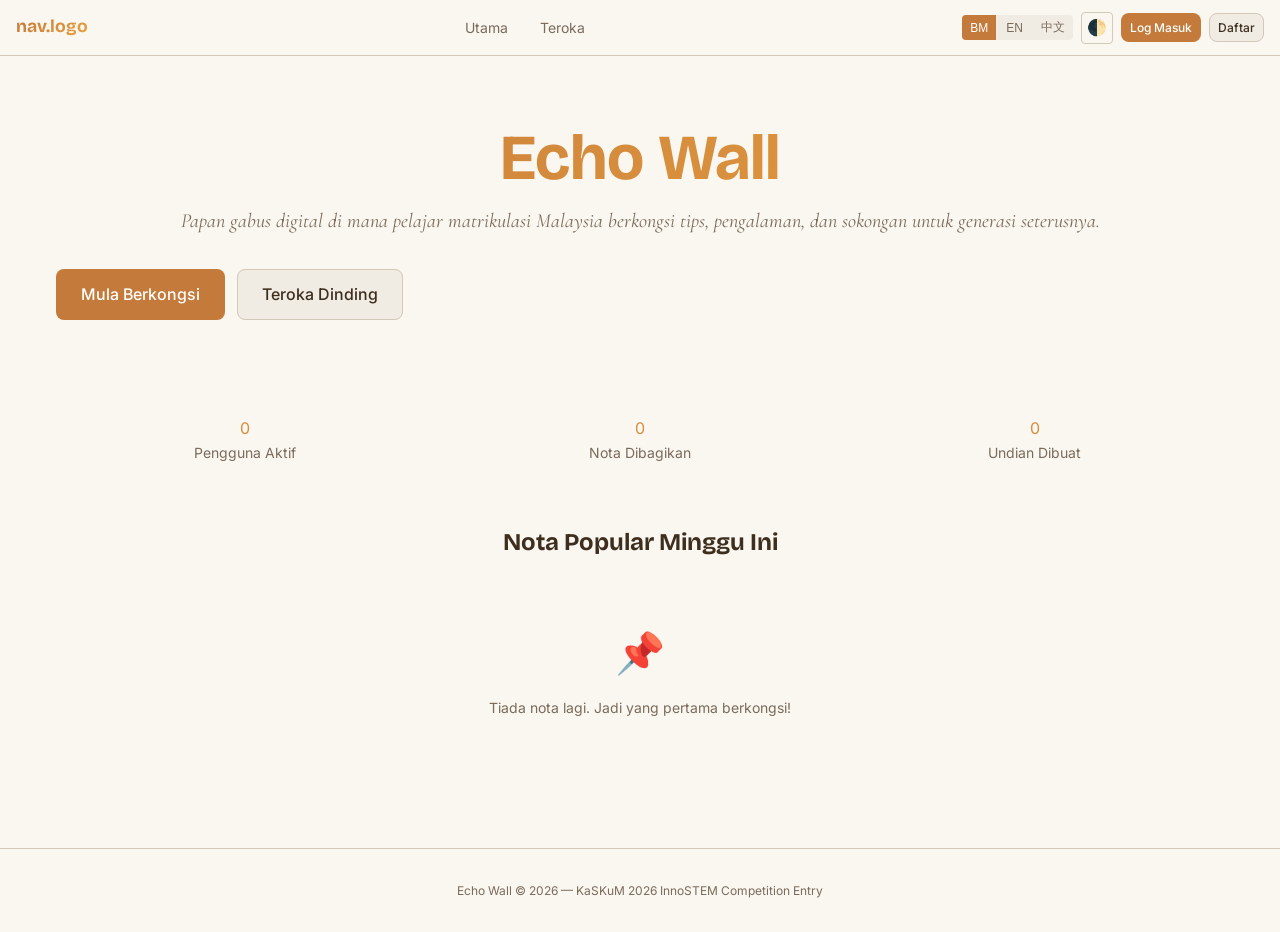
<file: echo-wall/index.html>
<!DOCTYPE html>
<html lang="ms">
<head>
  <meta charset="UTF-8" />
  <meta name="viewport" content="width=device-width, initial-scale=1.0" />
  <title data-i18n="nav.logo">Echo Wall</title>
  <link rel="icon" type="image/svg+xml" href="public/favicon.svg" />
  <link rel="preconnect" href="https://fonts.googleapis.com">
  <link rel="preconnect" href="https://fonts.gstatic.com" crossorigin>
  <link href="https://fonts.googleapis.com/css2?family=Cormorant+Garamond:ital,wght@0,300;0,400;0,600;0,700;1,300;1,400;1,600;1,700&family=Bricolage+Grotesque:opsz,wdth,wght@12..96,75..100,200..800&family=Inter:wght@400;500;600;700&display=swap" rel="stylesheet">
  <link rel="stylesheet" href="css/style.css">
</head>
<body>
  <div id="nav-target"></div>

  <div class="page-wrapper">
    <section class="hero">
      <div class="container">
        <h1 class="hero-title gradient-text" data-i18n="home.hero_title">Echo Wall</h1>
        <p class="hero-subtitle" data-i18n="home.hero_subtitle">
          A digital corkboard where Malaysian matriculation students share tips, experiences, and encouragement.
        </p>
        <div class="flex gap-3 justify-center mt-4">
          <a href="register.html" class="btn btn-primary btn-lg" data-i18n="home.cta_start">Start Sharing</a>
          <a href="explore.html" class="btn btn-secondary btn-lg" data-i18n="home.cta_explore">Explore Walls</a>
        </div>
      </div>
    </section>

    <!-- Stats -->
    <section class="container" style="padding: 2rem 1rem;">
      <div class="flex justify-between items-center" style="gap: 1rem; flex-wrap: wrap;" id="stats-row">
        <div class="text-center" style="flex: 1; min-width: 120px;">
          <div class="text-3xl font-bold gradient-text" id="stat-users">0</div>
          <div class="text-sm text-muted" data-i18n="home.stats_users">Active Users</div>
        </div>
        <div class="text-center" style="flex: 1; min-width: 120px;">
          <div class="text-3xl font-bold gradient-text" id="stat-notes">0</div>
          <div class="text-sm text-muted" data-i18n="home.stats_notes">Notes Shared</div>
        </div>
        <div class="text-center" style="flex: 1; min-width: 120px;">
          <div class="text-3xl font-bold gradient-text" id="stat-votes">0</div>
          <div class="text-sm text-muted" data-i18n="home.stats_votes">Votes Cast</div>
        </div>
      </div>
    </section>

    <!-- Hot Notes Preview -->
    <section class="container" style="padding: 2rem 1rem;">
      <h2 class="text-center mb-4" data-i18n="home.hot_notes">Hot Notes This Week</h2>
      <div class="notes-grid" id="hot-notes-grid">
        <!-- Populated by JS -->
      </div>
      <div class="empty-state" id="no-hot-notes">
        <div class="empty-state-icon">📌</div>
        <div class="empty-state-text" data-i18n="wall.no_notes">No notes yet. Be the first to share!</div>
      </div>
    </section>

    <footer class="footer">
      <p>Echo Wall &copy; 2026 — KaSKuM 2026 InnoSTEM Competition Entry</p>
    </footer>
  </div>

  <div class="toast-container"></div>

  <script src="js/i18n.js"></script>
  <script src="js/auth.js"></script>
  <script src="js/notes.js"></script>
  <script src="js/votes.js"></script>
  <script src="js/bookmarks.js"></script>
  <script src="js/comments.js"></script>
  <script src="js/feedback.js"></script>
  <script src="js/app.js"></script>
  <script>
    // Load hot notes on home page
    document.addEventListener('DOMContentLoaded', () => {
      // Init shared UI
      App.init();

      // Update stats
      const notes = Notes.getAll().filter(n => !n.isHidden);
      const users = Auth.getUsers();
      const votes = Votes.getAll();

      document.getElementById('stat-users').textContent = users.length;
      document.getElementById('stat-notes').textContent = notes.length;
      document.getElementById('stat-votes').textContent = votes.length;

      // Show hot notes (sorted by vote count)
      const hot = Notes.sortBy(notes, 'hot').slice(0, 6);
      const grid = document.getElementById('hot-notes-grid');
      const empty = document.getElementById('no-hot-notes');

      if (hot.length === 0) {
        grid.classList.add('hidden');
        empty.classList.remove('hidden');
      } else {
        grid.classList.remove('hidden');
        empty.classList.add('hidden');
        hot.forEach(note => {
          grid.appendChild(createNoteCard(note));
        });
      }

      // Re-apply i18n after dynamic content
      setTimeout(() => I18n.apply(), 100);
    });

    /** Create a note card element */
    function createNoteCard(note) {
      const t = I18n.t.bind(I18n);
      const card = document.createElement('div');
      card.className = 'note-card note-fly-in';
      card.style.setProperty('--rotation', note.rotation + 'deg');
      card.style.transform = `rotate(${note.rotation}deg)`;
      card.style.left = note.posX + '%';
      card.style.top = note.posY + '%';

      const author = note.isAnonymous
        ? (note.namaSamaran || t('wall.anonymous_name'))
        : note.userId || '?';

      const timeAgo = getTimeAgo(note.createdAt);
      const catClass = 'cat-' + note.kategori;
      const catLabel = t('wall.categories.' + note.kategori, note.kategori);

      const isBookmarked = Auth.isLoggedIn()
        && Bookmarks.isBookmarked(note.id, Auth.getSession().id);

      card.innerHTML = `
        <div class="note-pin"></div>
        <div class="note-content">${escapeHtml(note.konten)}</div>
        <div class="note-meta">
          <div class="flex gap-1 items-center">
            <span class="note-category-badge ${catClass}">${catLabel}</span>
            <span class="text-xs text-muted">${author}</span>
          </div>
          <div class="flex gap-1 items-center">
            <span class="note-votes">▲${note.upvotes} ▼${note.downvotes}</span>
            <button class="note-bookmark-btn ${isBookmarked ? 'bookmarked' : ''}" data-note-id="${note.id}" title="${t('note_detail.bookmark')}">
              ${isBookmarked ? '★' : '☆'}
            </button>
          </div>
        </div>
        <div class="text-xs text-muted" style="margin-top:4px;text-align:right;">${timeAgo}</div>
      `;

      // Bookmark handler
      const bmBtn = card.querySelector('.note-bookmark-btn');
      bmBtn.addEventListener('click', (e) => {
        e.stopPropagation();
        if (!Auth.isLoggedIn()) {
          App.showToast(t('common.error', 'Please login first.'));
          return;
        }
        const nowBookmarked = Bookmarks.toggle(note.id, Auth.getSession().id);
        bmBtn.textContent = nowBookmarked ? '★' : '☆';
        bmBtn.classList.toggle('bookmarked', nowBookmarked);
      });

      return card;
    }

    function escapeHtml(str) {
      const div = document.createElement('div');
      div.textContent = str;
      return div.innerHTML;
    }

    function getTimeAgo(dateStr) {
      const diff = Date.now() - new Date(dateStr).getTime();
      const hours = Math.floor(diff / 3600000);
      const days = Math.floor(hours / 24);
      if (days > 0) return days + 'd';
      if (hours > 0) return hours + 'h';
      return '<1h';
    }
  </script>
</body>
</html>
</file>
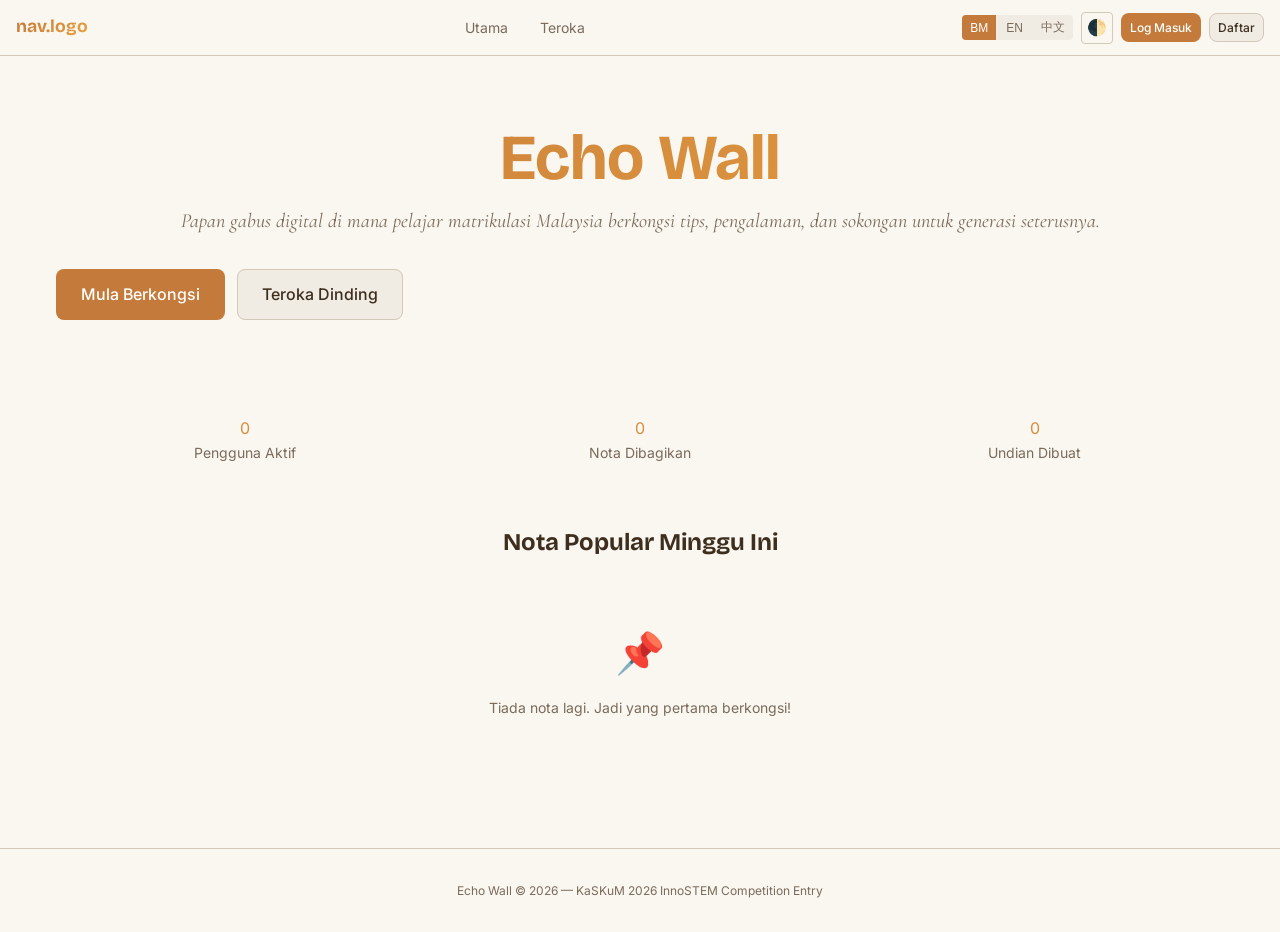
<file: echo-wall/admin.html>
<!DOCTYPE html>
<html lang="ms">
<head>
  <meta charset="UTF-8" />
  <meta name="viewport" content="width=device-width, initial-scale=1.0" />
  <title data-i18n="admin.title">Papan Pemuka Admin</title>
  <link rel="preconnect" href="https://fonts.googleapis.com">
  <link rel="preconnect" href="https://fonts.gstatic.com" crossorigin>
  <link href="https://fonts.googleapis.com/css2?family=Cormorant+Garamond:ital,wght@0,300;0,400;0,600;0,700;1,300;1,400;1,600;1,700&family=Bricolage+Grotesque:opsz,wdth,wght@12..96,75..100,200..800&family=Inter:wght@400;500;600;700&display=swap" rel="stylesheet">
  <link rel="stylesheet" href="css/style.css">
</head>
<body>
  <div id="nav-target"></div>

  <div class="page-wrapper">
    <div class="container" style="padding: 2rem 1rem;">
      <h2 class="text-center mb-4" data-i18n="admin.title">Papan Pemuka Admin</h2>

      <!-- Stats Cards -->
      <div class="flex gap-3" style="flex-wrap: wrap; margin-bottom: 2rem;">
        <div class="card text-center" style="flex: 1; min-width: 150px;">
          <div class="text-3xl font-bold gradient-text" id="admin-total-notes">0</div>
          <div class="text-sm text-muted" data-i18n="admin.total_notes">Jumlah Nota</div>
        </div>
        <div class="card text-center" style="flex: 1; min-width: 150px;">
          <div class="text-3xl font-bold gradient-text" id="admin-total-users">0</div>
          <div class="text-sm text-muted" data-i18n="admin.total_users">Jumlah Pengguna</div>
        </div>
        <div class="card text-center" style="flex: 1; min-width: 150px;">
          <div class="text-3xl font-bold gradient-text" id="admin-total-votes">0</div>
          <div class="text-sm text-muted" data-i18n="admin.total_votes">Jumlah Undian</div>
        </div>
      </div>

      <!-- Notes Management Table -->
      <h3 class="mb-3" data-i18n="admin.recent_notes">Nota Terkini</h3>
      <div class="card" style="overflow-x: auto;">
        <table style="width: 100%; border-collapse: collapse; font-size: 0.85rem;">
          <thead>
            <tr style="border-bottom: 2px solid var(--border); text-align: left;">
              <th style="padding: 0.5rem;">Kandungan</th>
              <th style="padding: 0.5rem;">Kategori</th>
              <th style="padding: 0.5rem;">Undi</th>
              <th style="padding: 0.5rem;">Tarikh</th>
              <th style="padding: 0.5rem;">Tindakan</th>
            </tr>
          </thead>
          <tbody id="admin-table-body">
            <!-- Populated by JS -->
          </tbody>
        </table>
        <div class="empty-state" id="admin-empty" style="display: none;">
          <div class="empty-state-text" data-i18n="admin.no_notes">Tiada nota untuk diurus.</div>
        </div>
      </div>
    </div>
  </div>

  <div class="toast-container"></div>

  <script src="js/i18n.js"></script>
  <script src="js/auth.js"></script>
  <script src="js/notes.js"></script>
  <script src="js/votes.js"></script>
  <script src="js/app.js"></script>
  <script>
    document.addEventListener('DOMContentLoaded', () => {
      App.init();

      // Guard: only admin can access
      if (!Auth.isLoggedIn() || !Auth.isAdmin()) {
        window.location.href = 'index.html';
        return;
      }

      const t = I18n.t.bind(I18n);

      // Stats
      const notes = Notes.getAll().filter(n => !n.isHidden);
      document.getElementById('admin-total-notes').textContent = notes.length;
      document.getElementById('admin-total-users').textContent = Auth.getUsers().length;
      document.getElementById('admin-total-votes').textContent = Votes.getAll().length;

      // Table
      const tbody = document.getElementById('admin-table-body');
      const empty = document.getElementById('admin-empty');

      const sorted = [...notes].sort((a, b) => new Date(b.createdAt) - new Date(a.createdAt));

      if (sorted.length === 0) {
        empty.style.display = 'block';
      } else {
        sorted.forEach(note => {
          const tr = document.createElement('tr');
          tr.style.borderBottom = '1px solid var(--border)';
          tr.innerHTML = `
            <td style="padding: 0.5rem; max-width: 200px; overflow: hidden; text-overflow: ellipsis; white-space: nowrap;" title="${escapeHtml(note.konten)}">
              ${escapeHtml(note.konten.slice(0, 60))}${note.konten.length > 60 ? '...' : ''}
            </td>
            <td style="padding: 0.5rem;"><span class="note-category-badge cat-${note.kategori}">${note.kategori}</span></td>
            <td style="padding: 0.5rem;">▲${note.upvotes} ▼${note.downvotes}</td>
            <td style="padding: 0.5rem; color: var(--fg-muted); font-size: 0.75rem;">${new Date(note.createdAt).toLocaleDateString()}</td>
            <td style="padding: 0.5rem;">
              <button class="btn btn-sm btn-secondary admin-hide" data-note-id="${note.id}" style="margin-right: 4px;">${t('admin.hide')}</button>
              <button class="btn btn-sm btn-danger admin-delete" data-note-id="${note.id}">${t('admin.delete')}</button>
            </td>
          `;
          tbody.appendChild(tr);
        });

        // Hide buttons
        document.querySelectorAll('.admin-hide').forEach(btn => {
          btn.addEventListener('click', () => {
            if (confirm(t('admin.confirm_hide'))) {
              Notes.hide(btn.dataset.noteId);
              location.reload();
            }
          });
        });

        // Delete buttons
        document.querySelectorAll('.admin-delete').forEach(btn => {
          btn.addEventListener('click', () => {
            if (confirm(t('admin.confirm_delete'))) {
              Notes.delete(btn.dataset.noteId);
              location.reload();
            }
          });
        });
      }
    });

    function escapeHtml(str) {
      const div = document.createElement('div');
      div.textContent = str;
      return div.innerHTML;
    }
  </script>
</body>
</html>
</file>
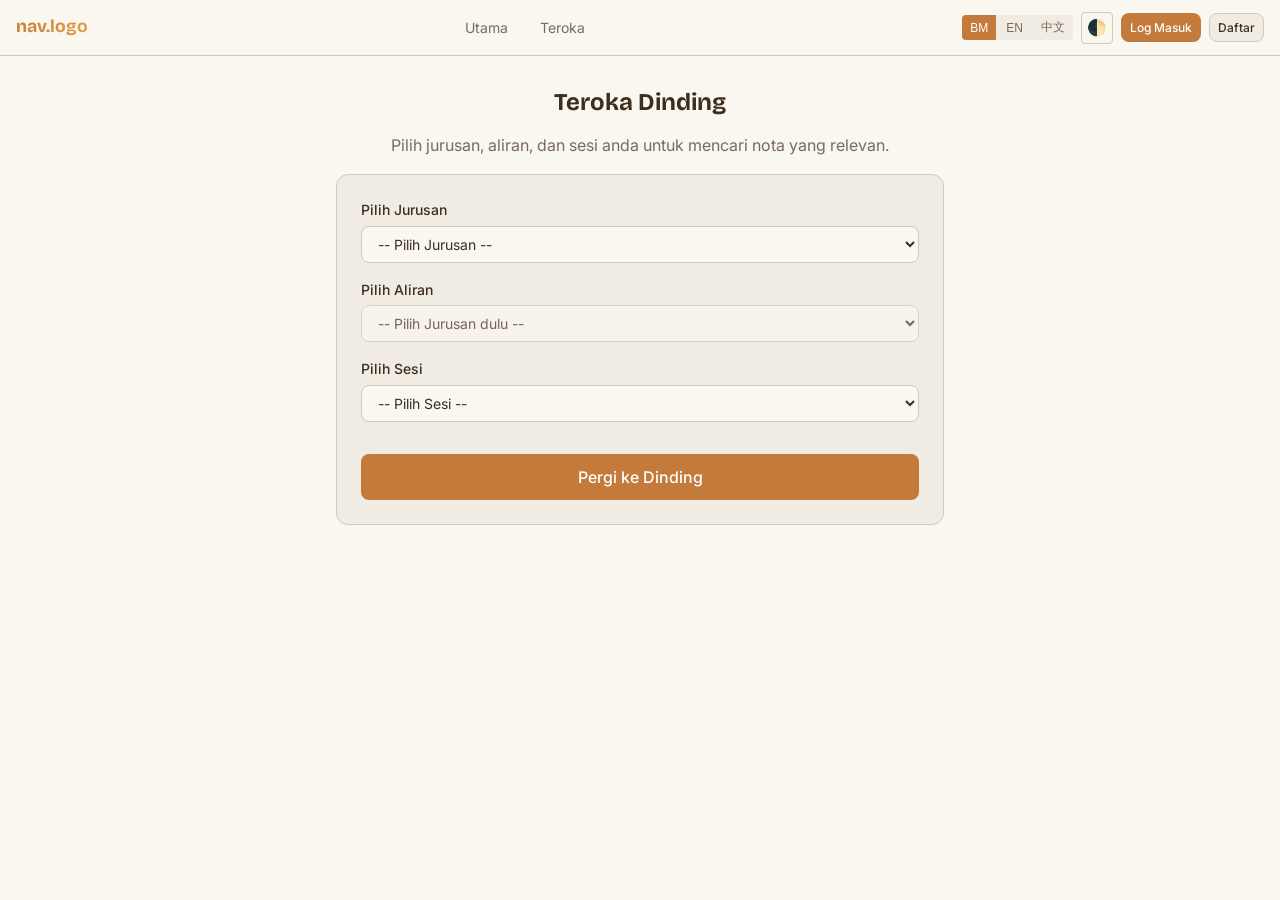
<file: echo-wall/explore.html>
<!DOCTYPE html>
<html lang="ms">
<head>
  <meta charset="UTF-8" />
  <meta name="viewport" content="width=device-width, initial-scale=1.0" />
  <title data-i18n="explore.title">Teroka Dinding</title>
  <link rel="preconnect" href="https://fonts.googleapis.com">
  <link rel="preconnect" href="https://fonts.gstatic.com" crossorigin>
  <link href="https://fonts.googleapis.com/css2?family=Cormorant+Garamond:ital,wght@0,300;0,400;0,600;0,700;1,300;1,400;1,600;1,700&family=Bricolage+Grotesque:opsz,wdth,wght@12..96,75..100,200..800&family=Inter:wght@400;500;600;700&display=swap" rel="stylesheet">
  <link rel="stylesheet" href="css/style.css">
</head>
<body>
  <div id="nav-target"></div>

  <div class="page-wrapper">
    <div class="container-narrow" style="padding: 2rem 1rem;">
      <h2 class="text-center mb-4" data-i18n="explore.title">Teroka Dinding</h2>
      <p class="text-center text-muted mb-4" data-i18n="explore.subtitle">
        Pilih jurusan, aliran, dan sesi anda untuk mencari nota yang relevan.
      </p>

      <div class="card">
        <div class="form-group">
          <label class="form-label" data-i18n="explore.select_jurusan">Pilih Jurusan</label>
          <select class="form-select" id="explore-jurusan">
            <option value="">-- Pilih Jurusan --</option>
            <option value="sains">Sains</option>
            <option value="sains-komputer">Sains Komputer</option>
            <option value="kejuruteraan">Kejuruteraan</option>
            <option value="perakaunan">Perakaunan</option>
          </select>
        </div>

        <div class="form-group">
          <label class="form-label" data-i18n="explore.select_aliran">Pilih Aliran</label>
          <select class="form-select" id="explore-aliran" disabled>
            <option value="">-- Pilih Jurusan dulu --</option>
          </select>
        </div>

        <div class="form-group">
          <label class="form-label" data-i18n="explore.select_sesi">Pilih Sesi</label>
          <select class="form-select" id="explore-sesi">
            <option value="">-- Pilih Sesi --</option>
            <option value="2024-2025">2024/2025</option>
            <option value="2025-2026">2025/2026</option>
            <option value="2026-2027">2026/2027</option>
          </select>
        </div>

        <button class="btn btn-primary btn-block btn-lg mt-4" id="btn-go-wall" disabled data-i18n="explore.go_to_wall">
          Pergi ke Dinding
        </button>
      </div>
    </div>
  </div>

  <div class="toast-container"></div>

  <script src="js/i18n.js"></script>
  <script src="js/auth.js"></script>
  <script src="js/app.js"></script>
  <script>
    const JURUSAN_ALIRAN = {
      'sains': [
        { value: 'sains-hayat', label: 'Sains Hayat' },
        { value: 'sains-fizikal', label: 'Sains Fizikal' },
        { value: 'sains-teknologi', label: 'Sains Teknologi' }
      ],
      'sains-komputer': [
        { value: 'sains-komputer', label: 'Sains Komputer' }
      ],
      'kejuruteraan': [
        { value: 'asas-kejuruteraan', label: 'Asas Kejuruteraan' },
        { value: 'kejuruteraan-awam', label: 'Kejuruteraan Awam' },
        { value: 'kejuruteraan-elektrik', label: 'Kejuruteraan Elektrik & Elektronik' },
        { value: 'kejuruteraan-mekanikal', label: 'Kejuruteraan Mekanikal' }
      ],
      'perakaunan': [
        { value: 'perakaunan', label: 'Perakaunan' },
        { value: 'perakaunan-profesional', label: 'Perakaunan Profesional (JPPro)' }
      ]
    };

    document.addEventListener('DOMContentLoaded', () => {
      App.init();

      const jurusanSel = document.getElementById('explore-jurusan');
      const aliranSel = document.getElementById('explore-aliran');
      const sesiSel = document.getElementById('explore-sesi');
      const goBtn = document.getElementById('btn-go-wall');

      jurusanSel.addEventListener('change', () => {
        const j = jurusanSel.value;
        aliranSel.innerHTML = '<option value="">-- Pilih Aliran --</option>';

        if (j && JURUSAN_ALIRAN[j]) {
          aliranSel.disabled = false;
          JURUSAN_ALIRAN[j].forEach(a => {
            const opt = document.createElement('option');
            opt.value = a.value;
            opt.textContent = a.label;
            aliranSel.appendChild(opt);
          });
        } else {
          aliranSel.disabled = true;
        }
        checkReady();
      });

      aliranSel.addEventListener('change', checkReady);
      sesiSel.addEventListener('change', checkReady);

      function checkReady() {
        goBtn.disabled = !jurusanSel.value || !aliranSel.value || !sesiSel.value;
      }

      goBtn.addEventListener('click', () => {
        const j = jurusanSel.value;
        const a = aliranSel.value;
        const s = sesiSel.value;
        window.location.href = `wall.html?jurusan=${j}&aliran=${a}&sesi=${s}`;
      });
    });
  </script>
</body>
</html>
</file>
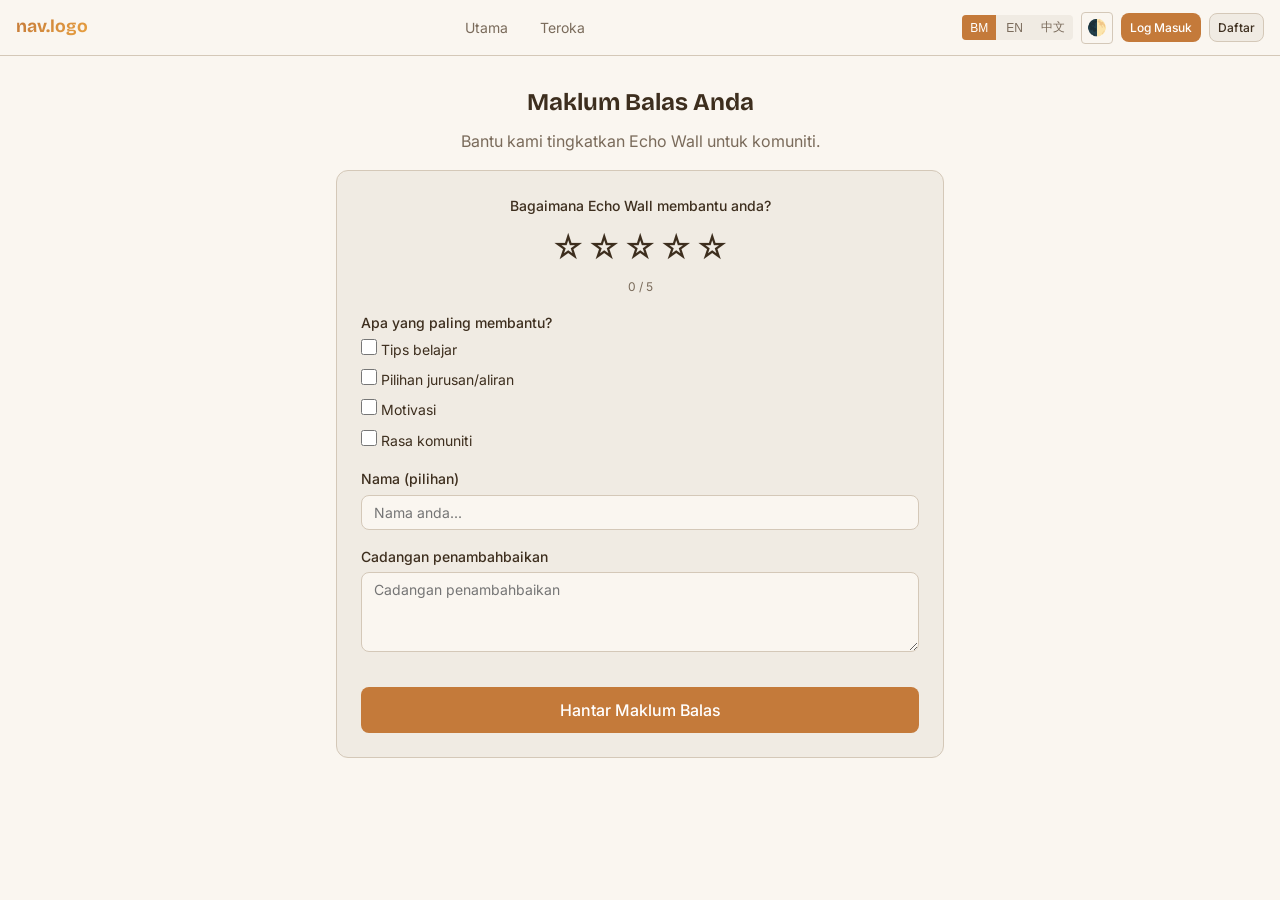
<file: echo-wall/feedback.html>
<!DOCTYPE html>
<html lang="ms">
<head>
  <meta charset="UTF-8" />
  <meta name="viewport" content="width=device-width, initial-scale=1.0" />
  <title data-i18n="feedback.title">Maklum Balas</title>
  <link rel="preconnect" href="https://fonts.googleapis.com">
  <link rel="preconnect" href="https://fonts.gstatic.com" crossorigin>
  <link href="https://fonts.googleapis.com/css2?family=Cormorant+Garamond:ital,wght@0,300;0,400;0,600;0,700;1,300;1,400;1,600;1,700&family=Bricolage+Grotesque:opsz,wdth,wght@12..96,75..100,200..800&family=Inter:wght@400;500;600;700&display=swap" rel="stylesheet">
  <link rel="stylesheet" href="css/style.css">
</head>
<body>
  <div id="nav-target"></div>

  <div class="page-wrapper">
    <div class="container-narrow" style="padding: 2rem 1rem;">
      <div id="feedback-form-view">
        <h2 class="text-center mb-3" data-i18n="feedback.title">Maklum Balas Anda</h2>
        <p class="text-center text-muted mb-4" data-i18n="feedback.subtitle">
          Bantu kami tingkatkan Echo Wall untuk komuniti.
        </p>

        <div class="card">
          <!-- Star Rating -->
          <div class="form-group text-center">
            <label class="form-label" data-i18n="feedback.rating">Bagaimana Echo Wall membantu anda?</label>
            <div class="star-rating" id="star-rating" style="font-size: 2rem; cursor: pointer; display: inline-flex; gap: 4px;">
              <span data-rating="1">☆</span>
              <span data-rating="2">☆</span>
              <span data-rating="3">☆</span>
              <span data-rating="4">☆</span>
              <span data-rating="5">☆</span>
            </div>
            <div class="form-hint text-center" id="rating-label">0 / 5</div>
          </div>

          <!-- What helped (multi-select) -->
          <div class="form-group">
            <label class="form-label" data-i18n="feedback.what_helped">Apa yang paling membantu?</label>
            <div class="checkbox-group" style="flex-direction: column; align-items: flex-start; gap: 0.5rem;">
              <label style="font-size: 0.875rem;"><input type="checkbox" value="tips-belajar"> <span data-i18n="feedback.tips_belajar">Tips belajar</span></label>
              <label style="font-size: 0.875rem;"><input type="checkbox" value="jurusan-choice"> <span data-i18n="feedback.jurusan_choice">Pilihan jurusan/aliran</span></label>
              <label style="font-size: 0.875rem;"><input type="checkbox" value="motivation"> <span data-i18n="feedback.motivation">Motivasi</span></label>
              <label style="font-size: 0.875rem;"><input type="checkbox" value="community"> <span data-i18n="feedback.community">Rasa komuniti</span></label>
            </div>
          </div>

          <!-- Name (optional) -->
          <div class="form-group">
            <label class="form-label">Nama (pilihan)</label>
            <input type="text" class="form-input" id="fb-nama" placeholder="Nama anda...">
          </div>

          <!-- Suggestion -->
          <div class="form-group">
            <label class="form-label" data-i18n="feedback.suggestion">Cadangan penambahbaikan</label>
            <textarea class="form-textarea" id="fb-suggestion" rows="3"
                      data-i18n-placeholder="feedback.suggestion"
                      placeholder="Cadangan anda..."></textarea>
          </div>

          <button class="btn btn-primary btn-block btn-lg mt-3" id="btn-submit-feedback" data-i18n="feedback.submit">
            Hantar Maklum Balas
          </button>
        </div>
      </div>

      <!-- Thank you view (hidden by default) -->
      <div id="feedback-thanks" class="card text-center hidden" style="padding: 3rem 1.5rem; margin-top: 2rem;">
        <div style="font-size: 3rem; margin-bottom: 1rem;">🎉</div>
        <h2 data-i18n="feedback.submitted">Terima kasih atas maklum balas anda!</h2>
        <p class="text-muted mt-2" data-i18n="feedback.submitted_msg">
          Masukan anda membantu menjadikan Echo Wall lebih baik untuk semua.
        </p>
        <a href="index.html" class="btn btn-primary mt-4" data-i18n="feedback.back_home">Kembali ke Utama</a>
      </div>
    </div>
  </div>

  <div class="toast-container"></div>

  <script src="js/i18n.js"></script>
  <script src="js/auth.js"></script>
  <script src="js/feedback.js"></script>
  <script src="js/app.js"></script>
  <script>
    let selectedRating = 0;

    document.addEventListener('DOMContentLoaded', () => {
      App.init();

      // Star rating
      const stars = document.querySelectorAll('#star-rating span');
      const ratingLabel = document.getElementById('rating-label');

      stars.forEach(star => {
        star.addEventListener('mouseenter', () => {
          const rating = parseInt(star.dataset.rating);
          highlightStars(rating);
        });

        star.addEventListener('click', () => {
          selectedRating = parseInt(star.dataset.rating);
          highlightStars(selectedRating);
          ratingLabel.textContent = selectedRating + ' / 5';
        });
      });

      document.getElementById('star-rating').addEventListener('mouseleave', () => {
        highlightStars(selectedRating);
      });

      function highlightStars(rating) {
        stars.forEach(s => {
          const r = parseInt(s.dataset.rating);
          s.textContent = r <= rating ? '★' : '☆';
          s.style.color = r <= rating ? '#f59e0b' : '';
        });
      }

      // Submit
      document.getElementById('btn-submit-feedback').addEventListener('click', () => {
        if (selectedRating === 0) {
          App.showToast('Sila pilih bintang terlebih dahulu.');
          return;
        }

        const checkboxes = document.querySelectorAll('#feedback-form-view input[type="checkbox"]:checked');
        const pilihan = Array.from(checkboxes).map(cb => cb.value);

        Feedback.submit({
          nama: document.getElementById('fb-nama').value.trim(),
          rating: selectedRating,
          pilihan,
          cadangan: document.getElementById('fb-suggestion').value.trim(),
          userId: Auth.getSession()?.id || ''
        });

        // Show thank you
        document.getElementById('feedback-form-view').classList.add('hidden');
        document.getElementById('feedback-thanks').classList.remove('hidden');
      });
    });
  </script>
</body>
</html>
</file>
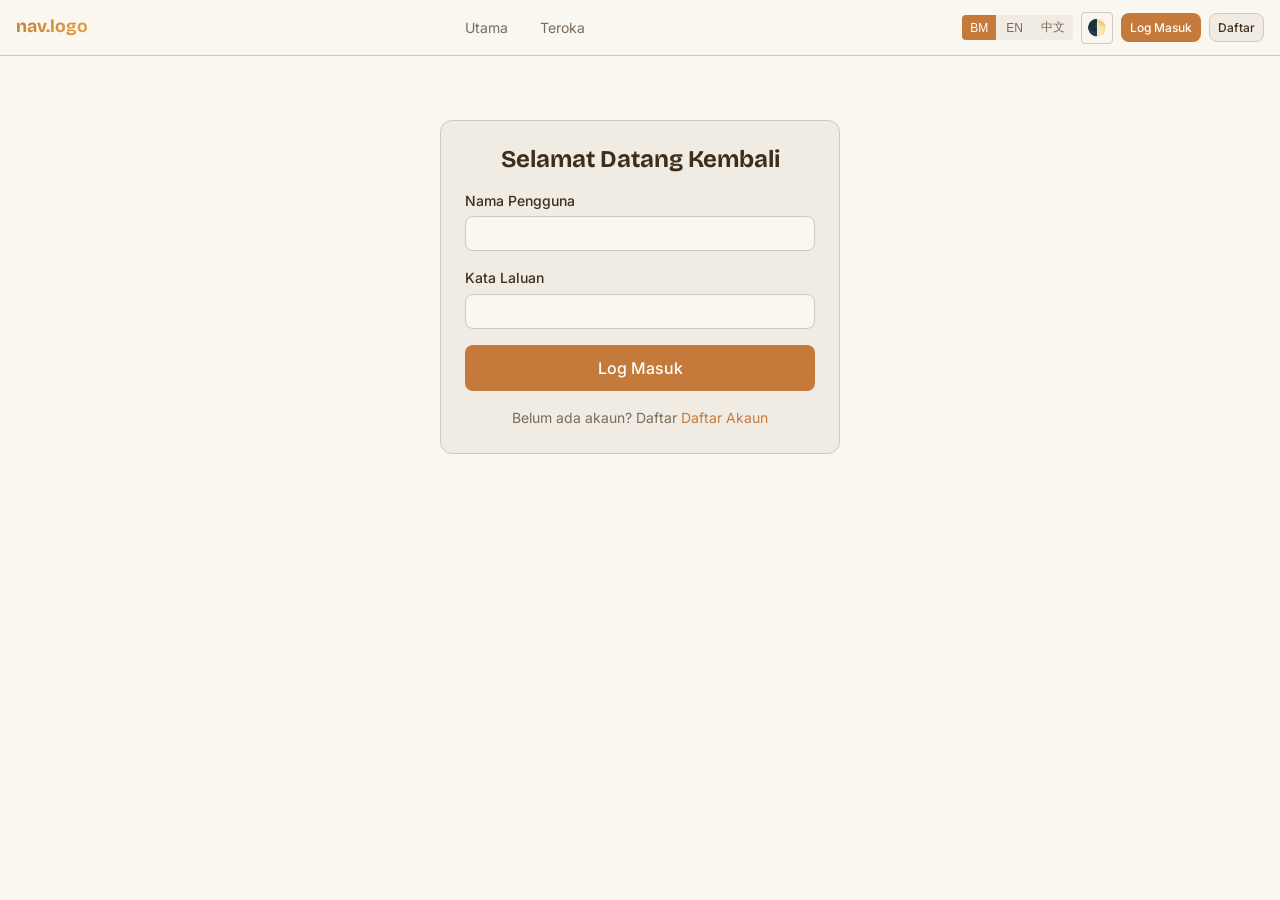
<file: echo-wall/login.html>
<!DOCTYPE html>
<html lang="ms">
<head>
  <meta charset="UTF-8" />
  <meta name="viewport" content="width=device-width, initial-scale=1.0" />
  <title data-i18n="auth.login_title">Log Masuk</title>
  <link rel="preconnect" href="https://fonts.googleapis.com">
  <link rel="preconnect" href="https://fonts.gstatic.com" crossorigin>
  <link href="https://fonts.googleapis.com/css2?family=Cormorant+Garamond:ital,wght@0,300;0,400;0,600;0,700;1,300;1,400;1,600;1,700&family=Bricolage+Grotesque:opsz,wdth,wght@12..96,75..100,200..800&family=Inter:wght@400;500;600;700&display=swap" rel="stylesheet">
  <link rel="stylesheet" href="css/style.css">
</head>
<body>
  <div id="nav-target"></div>

  <div class="page-wrapper">
    <div class="container-narrow" style="padding-top: 4rem; padding-bottom: 2rem;">
      <div class="card" style="max-width: 400px; margin: 0 auto;">
        <h2 class="text-center mb-4" data-i18n="auth.login_title">Log Masuk</h2>

        <form id="login-form">
          <div class="form-group">
            <label class="form-label" data-i18n="auth.login_username">Nama Pengguna</label>
            <input type="text" class="form-input" id="login-username" required autocomplete="username">
          </div>

          <div class="form-group">
            <label class="form-label" data-i18n="auth.login_password">Kata Laluan</label>
            <input type="password" class="form-input" id="login-password" required autocomplete="current-password">
          </div>

          <div id="login-error" class="text-sm" style="color: var(--danger); margin-bottom: 0.75rem;" class="hidden"></div>

          <button type="submit" class="btn btn-primary btn-block btn-lg" data-i18n="auth.login_submit">Log Masuk</button>
        </form>

        <p class="text-center text-sm mt-4 text-muted">
          <span data-i18n="auth.login_no_account">Belum ada akaun?</span>
          <a href="register.html" data-i18n="auth.register_title">Daftar</a>
        </p>
      </div>
    </div>
  </div>

  <div class="toast-container"></div>

  <script src="js/i18n.js"></script>
  <script src="js/auth.js"></script>
  <script src="js/app.js"></script>
  <script>
    document.addEventListener('DOMContentLoaded', () => {
      App.init();

      // Redirect if already logged in
      if (Auth.isLoggedIn()) {
        const session = Auth.getSession();
        window.location.href = `wall.html?jurusan=${session.jurusan}&aliran=${session.aliran}&sesi=${session.sesi}`;
      }

      document.getElementById('login-form').addEventListener('submit', (e) => {
        e.preventDefault();
        const username = document.getElementById('login-username').value.trim();
        const password = document.getElementById('login-password').value;
        const errorEl = document.getElementById('login-error');

        const result = Auth.login(username, password);

        if (result.success) {
          const session = result.user;
          window.location.href = `wall.html?jurusan=${session.jurusan}&aliran=${session.aliran}&sesi=${session.sesi}`;
        } else {
          errorEl.textContent = result.error;
          errorEl.classList.remove('hidden');
        }
      });
    });
  </script>
</body>
</html>
</file>
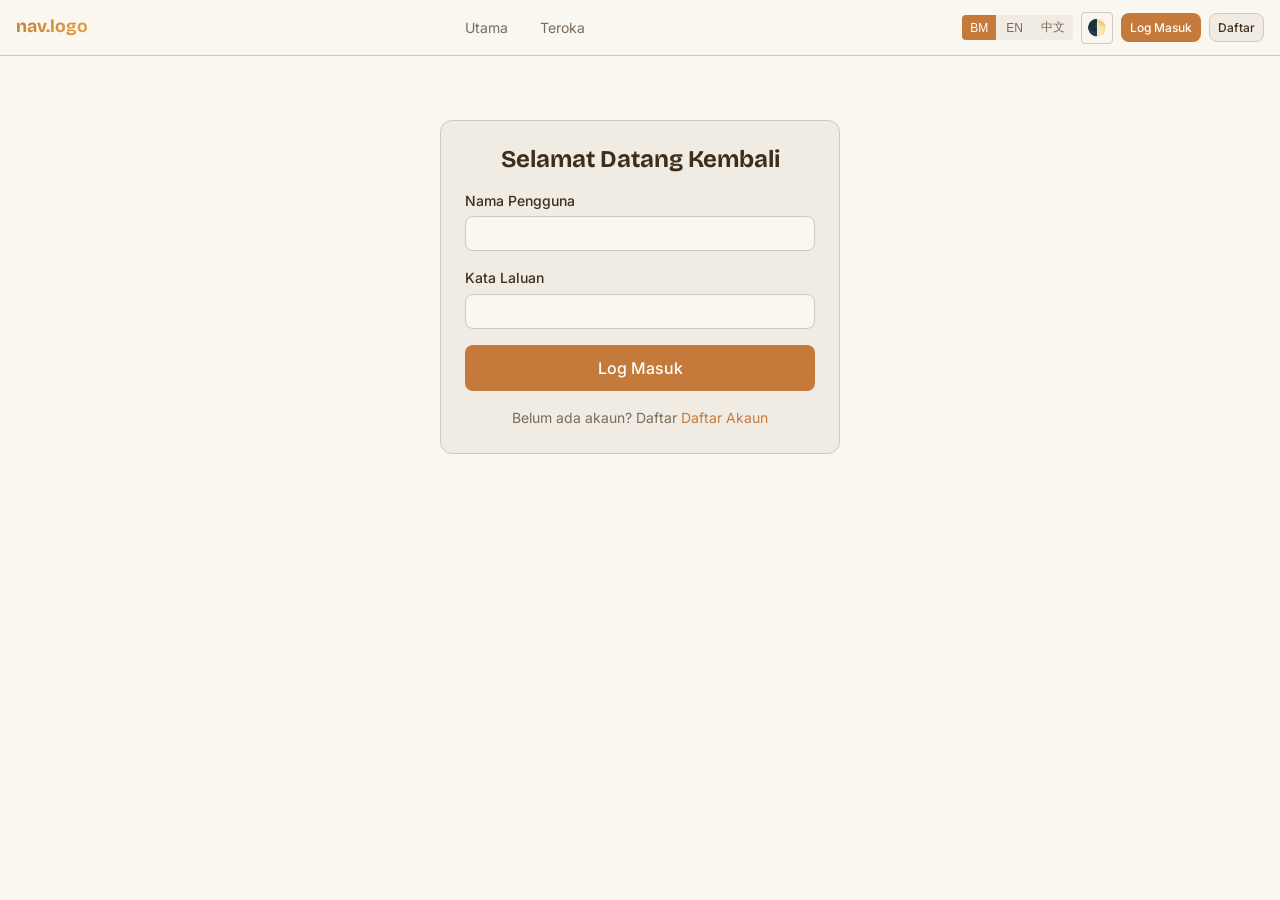
<file: echo-wall/profile.html>
<!DOCTYPE html>
<html lang="ms">
<head>
  <meta charset="UTF-8" />
  <meta name="viewport" content="width=device-width, initial-scale=1.0" />
  <title data-i18n="profile.title">Profil Saya</title>
  <link rel="preconnect" href="https://fonts.googleapis.com">
  <link rel="preconnect" href="https://fonts.gstatic.com" crossorigin>
  <link href="https://fonts.googleapis.com/css2?family=Cormorant+Garamond:ital,wght@0,300;0,400;0,600;0,700;1,300;1,400;1,600;1,700&family=Bricolage+Grotesque:opsz,wdth,wght@12..96,75..100,200..800&family=Inter:wght@400;500;600;700&display=swap" rel="stylesheet">
  <link rel="stylesheet" href="css/style.css">
</head>
<body>
  <div id="nav-target"></div>

  <div class="page-wrapper">
    <div class="container-narrow" style="padding: 2rem 1rem;">
      <h2 class="text-center mb-4" data-i18n="profile.title">Profil Saya</h2>

      <!-- User Info -->
      <div class="card text-center" style="margin-bottom: 1.5rem;">
        <div style="font-size: 2.5rem; margin-bottom: 0.5rem;">👤</div>
        <h3 id="profile-username"></h3>
        <p class="text-sm text-muted" id="profile-info"></p>
      </div>

      <!-- Tabs -->
      <div class="flex gap-2 mb-4">
        <button class="btn btn-primary" id="tab-bookmarks" data-i18n="profile.bookmarks">Simpanan</button>
      </div>

      <!-- Bookmarks List -->
      <div id="bookmarks-list">
        <div class="empty-state" id="no-bookmarks">
          <div class="empty-state-icon">☆</div>
          <div class="empty-state-text" data-i18n="profile.no_bookmarks">Tiada simpanan lagi.</div>
        </div>
      </div>

      <!-- Logout -->
      <button class="btn btn-danger btn-block mt-4" id="btn-logout-page" data-i18n="profile.logout">Log Keluar</button>
    </div>
  </div>

  <div class="toast-container"></div>

  <script src="js/i18n.js"></script>
  <script src="js/auth.js"></script>
  <script src="js/notes.js"></script>
  <script src="js/bookmarks.js"></script>
  <script src="js/app.js"></script>
  <script>
    document.addEventListener('DOMContentLoaded', () => {
      App.init();

      if (!Auth.isLoggedIn()) {
        window.location.href = 'login.html';
        return;
      }

      const session = Auth.getSession();
      const t = I18n.t.bind(I18n);

      // Show user info
      document.getElementById('profile-username').textContent = session.username;
      document.getElementById('profile-info').textContent =
        `${t('register.' + session.jurusan, session.jurusan)} · ${t('register.' + session.aliran, session.aliran)} · ${session.sesi}`;

      // Load bookmarks
      const bookmarkedIds = Bookmarks.getByUser(session.id);
      const allNotes = Notes.getAll();
      const bookmarkedNotes = allNotes.filter(n => bookmarkedIds.includes(n.id));

      const listContainer = document.getElementById('bookmarks-list');
      const emptyState = document.getElementById('no-bookmarks');

      if (bookmarkedNotes.length === 0) {
        emptyState.classList.remove('hidden');
      } else {
        emptyState.classList.add('hidden');
        bookmarkedNotes.forEach(note => {
          const card = document.createElement('div');
          card.className = 'card mb-3';
          card.style.cursor = 'pointer';
          card.innerHTML = `
            <div class="flex justify-between items-center">
              <div>
                <span class="note-category-badge cat-${note.kategori}">${note.kategori}</span>
                <span class="text-sm" style="margin-left: 0.5rem;">${escapeHtml(note.konten.slice(0, 80))}...</span>
              </div>
              <button class="btn btn-sm btn-danger bookmark-remove" data-note-id="${note.id}">✕</button>
            </div>
          `;
          listContainer.insertBefore(card, emptyState);
        });

        // Remove bookmark buttons
        document.querySelectorAll('.bookmark-remove').forEach(btn => {
          btn.addEventListener('click', (e) => {
            e.stopPropagation();
            Bookmarks.toggle(btn.dataset.noteId, session.id);
            location.reload();
          });
        });
      }

      // Logout
      document.getElementById('btn-logout-page').addEventListener('click', () => {
        Auth.logout();
        window.location.href = 'login.html';
      });
    });

    function escapeHtml(str) {
      const div = document.createElement('div');
      div.textContent = str;
      return div.innerHTML;
    }
  </script>
</body>
</html>
</file>
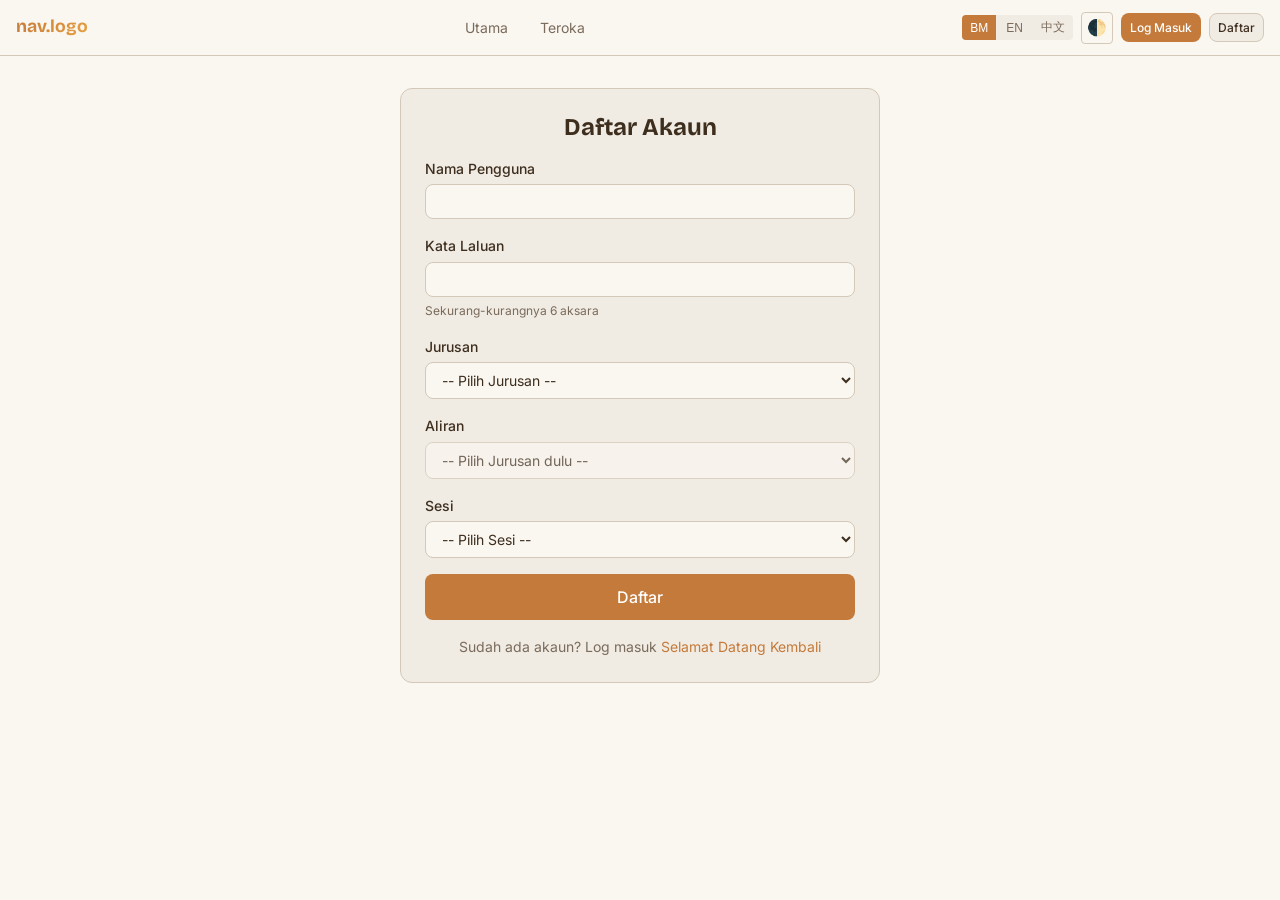
<file: echo-wall/register.html>
<!DOCTYPE html>
<html lang="ms">
<head>
  <meta charset="UTF-8" />
  <meta name="viewport" content="width=device-width, initial-scale=1.0" />
  <title data-i18n="auth.register_title">Daftar</title>
  <link rel="preconnect" href="https://fonts.googleapis.com">
  <link rel="preconnect" href="https://fonts.gstatic.com" crossorigin>
  <link href="https://fonts.googleapis.com/css2?family=Cormorant+Garamond:ital,wght@0,300;0,400;0,600;0,700;1,300;1,400;1,600;1,700&family=Bricolage+Grotesque:opsz,wdth,wght@12..96,75..100,200..800&family=Inter:wght@400;500;600;700&display=swap" rel="stylesheet">
  <link rel="stylesheet" href="css/style.css">
</head>
<body>
  <div id="nav-target"></div>

  <div class="page-wrapper">
    <div class="container-narrow" style="padding-top: 2rem; padding-bottom: 2rem;">
      <div class="card" style="max-width: 480px; margin: 0 auto;">
        <h2 class="text-center mb-4" data-i18n="auth.register_title">Daftar Akaun</h2>

        <form id="register-form">
          <div class="form-group">
            <label class="form-label" data-i18n="auth.register_username">Nama Pengguna</label>
            <input type="text" class="form-input" id="reg-username" required minlength="3" maxlength="20">
          </div>

          <div class="form-group">
            <label class="form-label" data-i18n="auth.register_password">Kata Laluan</label>
            <input type="password" class="form-input" id="reg-password" required minlength="6">
            <div class="form-hint" data-i18n="auth.password_hint">Sekurang-kurangnya 6 aksara</div>
          </div>

          <div class="form-group">
            <label class="form-label" data-i18n="register.jurusan">Jurusan</label>
            <select class="form-select" id="reg-jurusan" required>
              <option value="" data-i18n="register.select_jurusan">-- Pilih Jurusan --</option>
              <option value="sains" data-i18n="register.sains">Sains</option>
              <option value="sains-komputer" data-i18n="register.sains_komputer">Sains Komputer</option>
              <option value="kejuruteraan" data-i18n="register.kejuruteraan">Kejuruteraan</option>
              <option value="perakaunan" data-i18n="register.perakaunan">Perakaunan</option>
            </select>
          </div>

          <div class="form-group">
            <label class="form-label" data-i18n="register.aliran">Aliran</label>
            <select class="form-select" id="reg-aliran" required disabled>
              <option value="">-- Pilih Jurusan dulu --</option>
            </select>
          </div>

          <div class="form-group">
            <label class="form-label" data-i18n="register.sesi">Sesi</label>
            <select class="form-select" id="reg-sesi" required>
              <option value="" data-i18n="register.select_sesi">-- Pilih Sesi --</option>
              <option value="2024-2025" data-i18n="register.2024_2025">2024/2025</option>
              <option value="2025-2026" data-i18n="register.2025_2026">2025/2026</option>
              <option value="2026-2027" data-i18n="register.2026_2027">2026/2027</option>
            </select>
          </div>

          <div id="reg-error" class="text-sm" style="color: var(--danger); margin-bottom: 0.75rem;" class="hidden"></div>

          <button type="submit" class="btn btn-primary btn-block btn-lg" data-i18n="auth.register_submit">Daftar</button>
        </form>

        <p class="text-center text-sm mt-4 text-muted">
          <span data-i18n="auth.register_has_account">Sudah ada akaun?</span>
          <a href="login.html" data-i18n="auth.login_title">Log masuk</a>
        </p>
      </div>
    </div>
  </div>

  <div class="toast-container"></div>

  <script src="js/i18n.js"></script>
  <script src="js/auth.js"></script>
  <script src="js/app.js"></script>
  <script>
    // Jurusan → Aliran mapping
    const JURUSAN_ALIRAN = {
      'sains': [
        { value: 'sains-hayat', label: 'Sains Hayat' },
        { value: 'sains-fizikal', label: 'Sains Fizikal' },
        { value: 'sains-teknologi', label: 'Sains Teknologi' }
      ],
      'sains-komputer': [
        { value: 'sains-komputer', label: 'Sains Komputer' }
      ],
      'kejuruteraan': [
        { value: 'asas-kejuruteraan', label: 'Asas Kejuruteraan' },
        { value: 'kejuruteraan-awam', label: 'Kejuruteraan Awam' },
        { value: 'kejuruteraan-elektrik', label: 'Kejuruteraan Elektrik & Elektronik' },
        { value: 'kejuruteraan-mekanikal', label: 'Kejuruteraan Mekanikal' }
      ],
      'perakaunan': [
        { value: 'perakaunan', label: 'Perakaunan' },
        { value: 'perakaunan-profesional', label: 'Perakaunan Profesional (JPPro)' }
      ]
    };

    // Dynamic aliran dropdown
    const jurusanSelect = document.getElementById('reg-jurusan');
    const aliranSelect = document.getElementById('reg-aliran');

    jurusanSelect.addEventListener('change', () => {
      const jurusan = jurusanSelect.value;
      aliranSelect.innerHTML = '<option value="">-- Pilih Aliran --</option>';

      if (jurusan && JURUSAN_ALIRAN[jurusan]) {
        aliranSelect.disabled = false;
        JURUSAN_ALIRAN[jurusan].forEach(a => {
          const opt = document.createElement('option');
          opt.value = a.value;
          opt.textContent = a.label;
          aliranSelect.appendChild(opt);
        });
      } else {
        aliranSelect.disabled = true;
      }
    });

    // Form submit
    document.addEventListener('DOMContentLoaded', () => {
      App.init();

      if (Auth.isLoggedIn()) {
        const s = Auth.getSession();
        window.location.href = `wall.html?jurusan=${s.jurusan}&aliran=${s.aliran}&sesi=${s.sesi}`;
      }

      document.getElementById('register-form').addEventListener('submit', (e) => {
        e.preventDefault();
        const username = document.getElementById('reg-username').value.trim();
        const password = document.getElementById('reg-password').value;
        const jurusan = document.getElementById('reg-jurusan').value;
        const aliran = document.getElementById('reg-aliran').value;
        const sesi = document.getElementById('reg-sesi').value;
        const errorEl = document.getElementById('reg-error');

        const result = Auth.register(username, password, jurusan, aliran, sesi);

        if (result.success) {
          window.location.href = `wall.html?jurusan=${jurusan}&aliran=${aliran}&sesi=${sesi}`;
        } else {
          errorEl.textContent = result.error;
          errorEl.classList.remove('hidden');
        }
      });
    });
  </script>
</body>
</html>
</file>
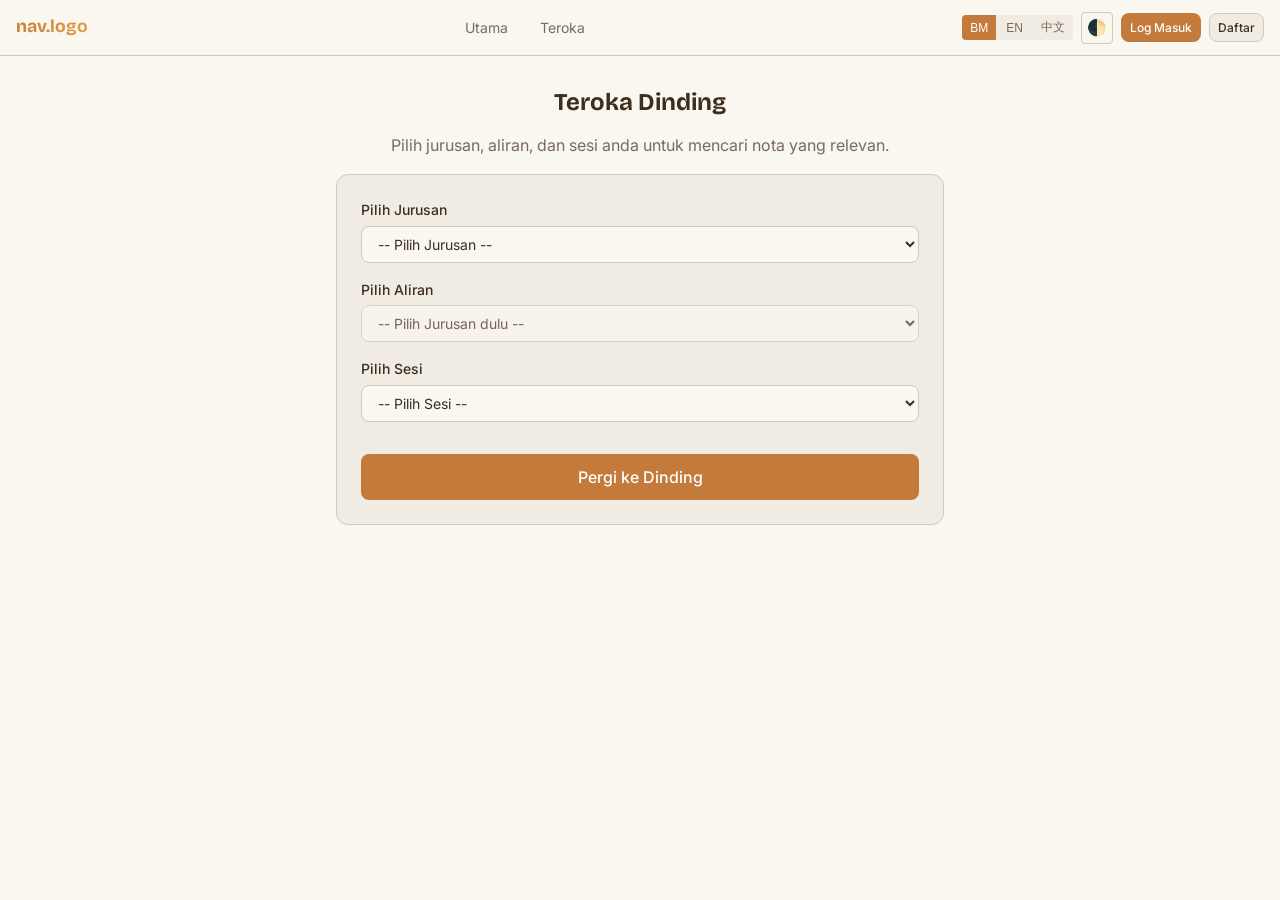
<file: echo-wall/wall.html>
<!DOCTYPE html>
<html lang="ms">
<head>
  <meta charset="UTF-8" />
  <meta name="viewport" content="width=device-width, initial-scale=1.0" />
  <title data-i18n="nav.wall">Dinding</title>
  <link rel="preconnect" href="https://fonts.googleapis.com">
  <link rel="preconnect" href="https://fonts.gstatic.com" crossorigin>
  <link href="https://fonts.googleapis.com/css2?family=Cormorant+Garamond:ital,wght@0,300;0,400;0,600;0,700;1,300;1,400;1,600;1,700&family=Bricolage+Grotesque:opsz,wdth,wght@12..96,75..100,200..800&family=Inter:wght@400;500;600;700&display=swap" rel="stylesheet">
  <link rel="stylesheet" href="css/style.css">
  <link rel="stylesheet" href="css/wall.css">
</head>
<body>
  <div id="nav-target"></div>

  <div class="page-wrapper">
    <div class="cork-board" id="cork-board">
      <!-- Wall Header -->
      <div class="wall-header">
        <h1 id="wall-title" class="gradient-text"></h1>
        <div class="wall-meta" id="wall-meta"></div>
      </div>

      <!-- Filter Bar -->
      <div class="filter-bar" id="filter-bar">
        <select id="filter-kategori">
          <option value="">Semua Kategori</option>
          <option value="akademik">Akademik</option>
          <option value="kokurikulum">Kokurikulum</option>
          <option value="kampus">Kampus</option>
          <option value="emosi">Emosi</option>
        </select>
        <select id="filter-sort">
          <option value="hot" data-i18n="wall.sort_by_hot">Popular</option>
          <option value="new" data-i18n="wall.sort_new">Terbaru</option>
        </select>
      </div>

      <!-- Notes Grid -->
      <div class="notes-grid" id="notes-grid"></div>

      <!-- Empty State -->
      <div class="empty-state" id="no-notes">
        <div class="empty-state-icon">📌</div>
        <div class="empty-state-text" data-i18n="wall.no_notes">Tiada nota lagi. Jadi yang pertama berkongsi!</div>
      </div>
    </div>

    <!-- FAB: Add Note -->
    <button class="fab" id="fab-add" title="Add Note">+</button>
  </div>

  <!-- Add Note Modal -->
  <div class="modal-overlay" id="modal-add-note">
    <div class="modal">
      <div class="modal-header">
        <h3 data-i18n="wall.add_note">Tambah Nota</h3>
        <button class="modal-close" onclick="App.closeModal('modal-add-note')">&times;</button>
      </div>
      <div class="modal-body">
        <div class="form-group">
          <label class="form-label" data-i18n="wall.categories.akademik">Kategori</label>
          <select class="form-select" id="note-kategori">
            <option value="akademik">Akademik</option>
            <option value="kokurikulum">Kokurikulum</option>
            <option value="kampus">Kehidupan Kampus</option>
            <option value="emosi">Sokongan Emosi</option>
          </select>
        </div>
        <div class="form-group">
          <label class="form-label" data-i18n="wall.placeholder">Kongsikan pengalaman anda...</label>
          <textarea class="form-textarea" id="note-konten" rows="4" maxlength="500"
                    data-i18n-placeholder="wall.placeholder"
                    placeholder="Kongsikan pengalaman anda..."></textarea>
          <div class="form-hint"><span id="char-count">0</span>/500</div>
        </div>
        <div class="form-group">
          <div class="checkbox-group">
            <input type="checkbox" id="note-anonim">
            <label for="note-anonim" data-i18n="wall.anonymous">Siarkan secara anonim</label>
          </div>
        </div>
        <div class="form-group" id="anon-name-group" style="display:none;">
          <label class="form-label">Nama Samaran (pilihan)</label>
          <input type="text" class="form-input" id="note-nama-samaran" placeholder="Contoh: Si Cendekiawan">
        </div>
      </div>
      <div class="modal-footer">
        <button class="btn btn-secondary" onclick="App.closeModal('modal-add-note')" data-i18n="common.cancel">Batal</button>
        <button class="btn btn-primary" id="btn-submit-note" data-i18n="wall.add_note">Tambah Nota</button>
      </div>
    </div>
  </div>

  <!-- Note Detail Modal -->
  <div class="modal-overlay" id="modal-note-detail">
    <div class="modal" style="max-width: 600px;">
      <div class="modal-header">
        <h3 data-i18n="note_detail.title">Butiran Nota</h3>
        <button class="modal-close" onclick="App.closeModal('modal-note-detail')">&times;</button>
      </div>
      <div class="modal-body" id="note-detail-body">
        <!-- Populated by JS -->
      </div>
    </div>
  </div>

  <div class="toast-container"></div>

  <script src="js/i18n.js"></script>
  <script src="js/auth.js"></script>
  <script src="js/notes.js"></script>
  <script src="js/votes.js"></script>
  <script src="js/bookmarks.js"></script>
  <script src="js/comments.js"></script>
  <script src="js/app.js"></script>
  <script src="wall-render.js"></script>
  <script>
    document.addEventListener('DOMContentLoaded', () => {
      App.init();
      renderWall();
    });
  </script>
</body>
</html>
</file>
<file: echo-wall/css/style.css>
/* ============================================
   Echo Wall — Global Styles
   ============================================ */

/* --- Reset --- */
*, *::before, *::after {
  margin: 0;
  padding: 0;
  box-sizing: border-box;
}

/* --- CSS Variables (Light Theme) --- */
:root {
  --bg: #faf6f0;
  --bg-alt: #f0ebe3;
  --fg: #3d2e1e;
  --fg-muted: #7a6b5b;
  --primary: #c47a3a;
  --primary-dark: #a06020;
  --primary-light: #f5deb3;
  --danger: #d94f4f;
  --success: #4a9e6b;
  --border: #d4c8b8;
  --shadow: rgba(61, 46, 30, 0.12);
  --shadow-lg: rgba(61, 46, 30, 0.2);
  --radius: 8px;
  --radius-sm: 4px;
  --radius-lg: 12px;
  --nav-h: 56px;
  --font-display: 'Bricolage Grotesque', 'Inter', sans-serif;
  --font-body: 'Inter', system-ui, sans-serif;
  --font-serif: 'Cormorant Garamond', Georgia, serif;
  --transition: 0.2s ease;
}

/* --- Dark Theme --- */
[data-theme="dark"] {
  --bg: #1a1410;
  --bg-alt: #2a2018;
  --fg: #e8ddd0;
  --fg-muted: #a89888;
  --primary: #d4944a;
  --primary-dark: #e0a860;
  --primary-light: #3d2e1e;
  --border: #3d3028;
  --shadow: rgba(0, 0, 0, 0.3);
  --shadow-lg: rgba(0, 0, 0, 0.5);
}

/* --- Base --- */
html {
  font-size: 16px;
  scroll-behavior: smooth;
}

body {
  font-family: var(--font-body);
  background: var(--bg);
  color: var(--fg);
  line-height: 1.6;
  min-height: 100vh;
  transition: background var(--transition), color var(--transition);
}

a {
  color: var(--primary);
  text-decoration: none;
  transition: color var(--transition);
}
a:hover {
  color: var(--primary-dark);
}

img {
  max-width: 100%;
  height: auto;
}

/* --- Typography --- */
h1, h2, h3, h4, h5, h6 {
  font-family: var(--font-display);
  font-weight: 700;
  line-height: 1.2;
}

h1 { font-size: 2rem; }
h2 { font-size: 1.5rem; }
h3 { font-size: 1.25rem; }

.serif-accent {
  font-family: var(--font-serif);
  font-style: italic;
}

.gradient-text {
  background: linear-gradient(135deg, var(--primary), #e8a040);
  -webkit-background-clip: text;
  -webkit-text-fill-color: transparent;
  background-clip: text;
}

/* --- Layout --- */
.page-wrapper {
  min-height: 100vh;
  padding-top: var(--nav-h);
}

.container {
  max-width: 1200px;
  margin: 0 auto;
  padding: 0 1rem;
}

.container-narrow {
  max-width: 640px;
  margin: 0 auto;
  padding: 0 1rem;
}

/* --- Navbar --- */
.navbar {
  position: fixed;
  top: 0;
  left: 0;
  right: 0;
  height: var(--nav-h);
  background: var(--bg);
  border-bottom: 1px solid var(--border);
  display: flex;
  align-items: center;
  justify-content: space-between;
  padding: 0 1rem;
  z-index: 100;
  backdrop-filter: blur(8px);
}

.navbar-brand {
  font-family: var(--font-display);
  font-weight: 700;
  font-size: 1.1rem;
  color: var(--fg);
}

.navbar-links {
  display: flex;
  align-items: center;
  gap: 1rem;
  list-style: none;
}

.navbar-links a {
  color: var(--fg-muted);
  font-size: 0.875rem;
  padding: 0.25rem 0.5rem;
  border-radius: var(--radius-sm);
  transition: all var(--transition);
}
.navbar-links a:hover,
.navbar-links a.active {
  color: var(--primary);
  background: var(--primary-light);
}

.navbar-actions {
  display: flex;
  align-items: center;
  gap: 0.5rem;
}

.lang-switcher {
  display: flex;
  gap: 2px;
  background: var(--bg-alt);
  border-radius: var(--radius-sm);
  overflow: hidden;
}

.lang-switcher button {
  background: none;
  border: none;
  padding: 4px 8px;
  font-size: 0.75rem;
  cursor: pointer;
  color: var(--fg-muted);
  transition: all var(--transition);
}
.lang-switcher button.active,
.lang-switcher button:hover {
  background: var(--primary);
  color: white;
}

.theme-toggle {
  background: none;
  border: 1px solid var(--border);
  border-radius: var(--radius-sm);
  width: 32px;
  height: 32px;
  cursor: pointer;
  font-size: 1rem;
  display: flex;
  align-items: center;
  justify-content: center;
  transition: all var(--transition);
}
.theme-toggle:hover {
  background: var(--bg-alt);
}

/* --- Buttons --- */
.btn {
  display: inline-flex;
  align-items: center;
  justify-content: center;
  gap: 0.5rem;
  padding: 0.5rem 1rem;
  font-size: 0.875rem;
  font-weight: 500;
  border-radius: var(--radius);
  border: 1px solid transparent;
  cursor: pointer;
  transition: all var(--transition);
  font-family: var(--font-body);
  white-space: nowrap;
}

.btn-primary {
  background: var(--primary);
  color: white;
}
.btn-primary:hover {
  background: var(--primary-dark);
}

.btn-secondary {
  background: var(--bg-alt);
  color: var(--fg);
  border-color: var(--border);
}
.btn-secondary:hover {
  background: var(--border);
}

.btn-danger {
  background: var(--danger);
  color: white;
}
.btn-danger:hover {
  background: #b83a3a;
}

.btn-sm {
  padding: 0.25rem 0.5rem;
  font-size: 0.75rem;
}

.btn-lg {
  padding: 0.75rem 1.5rem;
  font-size: 1rem;
}

.btn-block {
  width: 100%;
}

/* --- Form Elements --- */
.form-group {
  margin-bottom: 1rem;
}

.form-label {
  display: block;
  font-size: 0.875rem;
  font-weight: 500;
  margin-bottom: 0.25rem;
  color: var(--fg);
}

.form-input,
.form-select,
.form-textarea {
  width: 100%;
  padding: 0.5rem 0.75rem;
  font-size: 0.875rem;
  font-family: var(--font-body);
  background: var(--bg);
  color: var(--fg);
  border: 1px solid var(--border);
  border-radius: var(--radius);
  transition: border-color var(--transition);
}

.form-input:focus,
.form-select:focus,
.form-textarea:focus {
  outline: none;
  border-color: var(--primary);
  box-shadow: 0 0 0 2px var(--primary-light);
}

.form-textarea {
  resize: vertical;
  min-height: 80px;
}

.form-hint {
  font-size: 0.75rem;
  color: var(--fg-muted);
  margin-top: 0.25rem;
}

.checkbox-group {
  display: flex;
  align-items: center;
  gap: 0.5rem;
}

.checkbox-group input[type="checkbox"] {
  width: 16px;
  height: 16px;
  accent-color: var(--primary);
}

/* --- Cards --- */
.card {
  background: var(--bg-alt);
  border: 1px solid var(--border);
  border-radius: var(--radius-lg);
  padding: 1.5rem;
  transition: box-shadow var(--transition);
}
.card:hover {
  box-shadow: 0 4px 12px var(--shadow);
}

/* --- Hero Section --- */
.hero {
  text-align: center;
  padding: 4rem 1rem;
}

.hero-title {
  font-size: clamp(2.5rem, 6vw, 4rem);
  margin-bottom: 0.5rem;
}

.hero-subtitle {
  font-family: var(--font-serif);
  font-size: clamp(1rem, 2.5vw, 1.25rem);
  font-style: italic;
  color: var(--fg-muted);
  margin-bottom: 2rem;
}

/* --- Footer --- */
.footer {
  text-align: center;
  padding: 2rem 1rem;
  font-size: 0.75rem;
  color: var(--fg-muted);
  border-top: 1px solid var(--border);
  margin-top: 3rem;
}

/* --- Modal --- */
.modal-overlay {
  position: fixed;
  inset: 0;
  background: rgba(0, 0, 0, 0.5);
  z-index: 200;
  display: flex;
  align-items: center;
  justify-content: center;
  padding: 1rem;
  opacity: 0;
  visibility: hidden;
  transition: all 0.2s ease;
}
.modal-overlay.active {
  opacity: 1;
  visibility: visible;
}

.modal {
  background: var(--bg);
  border: 1px solid var(--border);
  border-radius: var(--radius-lg);
  max-width: 500px;
  width: 100%;
  max-height: 85vh;
  overflow-y: auto;
  box-shadow: 0 20px 60px var(--shadow-lg);
  transform: translateY(20px);
  transition: transform 0.2s ease;
}
.modal-overlay.active .modal {
  transform: translateY(0);
}

.modal-header {
  display: flex;
  align-items: center;
  justify-content: space-between;
  padding: 1rem 1.25rem;
  border-bottom: 1px solid var(--border);
}

.modal-header h3 {
  font-size: 1rem;
}

.modal-close {
  background: none;
  border: none;
  font-size: 1.25rem;
  cursor: pointer;
  color: var(--fg-muted);
  padding: 0.25rem;
  line-height: 1;
}
.modal-close:hover {
  color: var(--fg);
}

.modal-body {
  padding: 1.25rem;
}

.modal-footer {
  display: flex;
  gap: 0.5rem;
  justify-content: flex-end;
  padding: 1rem 1.25rem;
  border-top: 1px solid var(--border);
}

/* --- Toast --- */
.toast-container {
  position: fixed;
  bottom: 1rem;
  left: 50%;
  transform: translateX(-50%);
  z-index: 300;
  display: flex;
  flex-direction: column;
  gap: 0.5rem;
  pointer-events: none;
}

.toast {
  background: var(--fg);
  color: var(--bg);
  padding: 0.5rem 1rem;
  border-radius: var(--radius);
  font-size: 0.875rem;
  box-shadow: 0 4px 12px var(--shadow-lg);
  animation: toastIn 0.3s ease forwards;
  pointer-events: auto;
}
.toast.toast-out {
  animation: toastOut 0.3s ease forwards;
}

@keyframes toastIn {
  from { opacity: 0; transform: translateY(10px); }
  to { opacity: 1; transform: translateY(0); }
}
@keyframes toastOut {
  from { opacity: 1; transform: translateY(0); }
  to { opacity: 0; transform: translateY(10px); }
}

/* --- Empty State --- */
.empty-state {
  text-align: center;
  padding: 3rem 1rem;
  color: var(--fg-muted);
}
.empty-state-icon {
  font-size: 2.5rem;
  margin-bottom: 0.75rem;
}
.empty-state-text {
  font-size: 0.875rem;
}

/* --- Utility --- */
.flex { display: flex; }
.flex-col { flex-direction: column; }
.items-center { align-items: center; }
.justify-between { justify-content: space-between; }
.gap-1 { gap: 0.25rem; }
.gap-2 { gap: 0.5rem; }
.gap-3 { gap: 0.75rem; }
.gap-4 { gap: 1rem; }
.mt-1 { margin-top: 0.25rem; }
.mt-2 { margin-top: 0.5rem; }
.mt-3 { margin-top: 0.75rem; }
.mt-4 { margin-top: 1rem; }
.mb-2 { margin-bottom: 0.5rem; }
.mb-3 { margin-bottom: 0.75rem; }
.mb-4 { margin-bottom: 1rem; }
.p-2 { padding: 0.5rem; }
.text-center { text-align: center; }
.text-muted { color: var(--fg-muted); }
.text-sm { font-size: 0.875rem; }
.text-xs { font-size: 0.75rem; }
.hidden { display: none !important; }
.w-full { width: 100%; }

/* --- Responsive --- */
@media (max-width: 640px) {
  .navbar {
    padding: 0 0.5rem;
  }
  .navbar-links {
    display: none;
  }
  .hero {
    padding: 2rem 1rem;
  }
  .hero-title {
    font-size: 2rem;
  }
}

/* --- Animations --- */
@keyframes fadeInUp {
  from { opacity: 0; transform: translateY(16px); }
  to { opacity: 1; transform: translateY(0); }
}

@keyframes noteFlyIn {
  from {
    opacity: 0;
    transform: scale(0.5) rotate(-10deg);
  }
  to {
    opacity: 1;
    transform: scale(1) rotate(var(--rotation, 0deg));
  }
}

.note-fly-in {
  animation: noteFlyIn 0.5s cubic-bezier(0.22, 1, 0.36, 1) forwards;
}
</file>
<file: echo-wall/css/wall.css>
/* ============================================
   Echo Wall — Soft Board (Wall Page) Styles
   ============================================ */

/* --- Cork Board Background --- */
.cork-board {
  background-color: #dcb381;
  background-image: url("data:image/svg+xml,%3Csvg xmlns='http://www.w3.org/2000/svg' width='4' height='4' viewBox='0 0 4 4'%3E%3Cpath fill='%23000' fill-opacity='0.03' d='M1 3h1v1H1V3zm2-2h1v1H3V1z'%3E%3C/path%3E%3C/svg%3E");
  min-height: calc(100vh - var(--nav-h) - 80px);
  padding: 2rem 1rem;
  position: relative;
  transition: background var(--transition);
}

[data-theme="dark"] .cork-board {
  background-color: #3d2e1e;
  background-image: url("data:image/svg+xml,%3Csvg xmlns='http://www.w3.org/2000/svg' width='4' height='4' viewBox='0 0 4 4'%3E%3Cpath fill='%23fff' fill-opacity='0.02' d='M1 3h1v1H1V3zm2-2h1v1H3V1z'%3E%3C/path%3E%3C/svg%3E");
}

/* --- Wall Header --- */
.wall-header {
  text-align: center;
  padding: 1rem 0;
  margin-bottom: 1rem;
}

.wall-header h1 {
  font-size: 1.5rem;
  margin-bottom: 0.25rem;
}

.wall-meta {
  font-size: 0.75rem;
  color: var(--fg-muted);
}

/* --- Filter Bar --- */
.filter-bar {
  display: flex;
  flex-wrap: wrap;
  gap: 0.5rem;
  justify-content: center;
  margin-bottom: 1.5rem;
}

.filter-bar select {
  padding: 0.375rem 0.5rem;
  font-size: 0.8rem;
  border-radius: var(--radius-sm);
  border: 1px solid var(--border);
  background: var(--bg);
  color: var(--fg);
  font-family: var(--font-body);
}

/* --- Notes Grid --- */
.notes-grid {
  display: grid;
  grid-template-columns: repeat(auto-fill, minmax(160px, 1fr));
  gap: 1.5rem;
  max-width: 1400px;
  margin: 0 auto;
  padding: 0 1rem;
}

@media (max-width: 768px) {
  .notes-grid {
    grid-template-columns: repeat(auto-fill, minmax(140px, 1fr));
    gap: 1rem;
  }
}

/* --- Note Card --- */
.note-card {
  position: relative;
  width: 100%;
  aspect-ratio: 1;
  background: #fef9e7;
  border-radius: 2px;
  padding: 1rem;
  cursor: pointer;
  transition: transform 0.2s ease, box-shadow 0.2s ease;
  box-shadow: 2px 3px 8px rgba(0,0,0,0.15);
  display: flex;
  flex-direction: column;
  /* Random rotation applied inline */
}

[data-theme="dark"] .note-card {
  background: #2a2520;
  box-shadow: 2px 3px 8px rgba(0,0,0,0.4);
}

.note-card:hover {
  transform: scale(1.05) rotate(0deg) !important;
  box-shadow: 4px 6px 16px rgba(0,0,0,0.25);
  z-index: 10;
}

/* Pin */
.note-pin {
  position: absolute;
  top: -4px;
  left: 50%;
  transform: translateX(-50%);
  width: 12px;
  height: 12px;
  background: #d94f4f;
  border-radius: 50%;
  box-shadow: 0 1px 3px rgba(0,0,0,0.3);
  z-index: 1;
}

/* Note content */
.note-content {
  flex: 1;
  overflow: hidden;
  font-size: 0.8rem;
  line-height: 1.5;
  color: #3d2e1e;
  display: -webkit-box;
  -webkit-line-clamp: 6;
  -webkit-box-orient: vertical;
}

[data-theme="dark"] .note-content {
  color: #e8ddd0;
}

.note-meta {
  display: flex;
  align-items: center;
  justify-content: space-between;
  margin-top: auto;
  padding-top: 0.5rem;
  font-size: 0.65rem;
  color: var(--fg-muted);
}

.note-category-badge {
  display: inline-block;
  padding: 1px 6px;
  border-radius: 10px;
  font-size: 0.6rem;
  font-weight: 600;
  text-transform: uppercase;
  letter-spacing: 0.1em;
}

.cat-akademik {
  background: #dbeafe;
  color: #1e40af;
}
.cat-kokurikulum {
  background: #dcfce7;
  color: #166534;
}
.cat-kampus {
  background: #ffedd5;
  color: #9a3412;
}
.cat-emosi {
  background: #fef9c3;
  color: #854d0e;
}

[data-theme="dark"] .cat-akademik { background: #1e3a5f; color: #93c5fd; }
[data-theme="dark"] .cat-kokurikulum { background: #14532d; color: #86efac; }
[data-theme="dark"] .cat-kampus { background: #7c2d12; color: #fed7aa; }
[data-theme="dark"] .cat-emosi { background: #713f12; color: #fde047; }

.note-votes {
  display: flex;
  align-items: center;
  gap: 2px;
}

.note-votes button {
  background: none;
  border: none;
  cursor: pointer;
  font-size: 0.8rem;
  padding: 0;
  line-height: 1;
  opacity: 0.6;
  transition: opacity var(--transition);
}
.note-votes button:hover {
  opacity: 1;
}

.note-bookmark-btn {
  background: none;
  border: none;
  cursor: pointer;
  font-size: 0.85rem;
  padding: 0;
  opacity: 0.5;
  transition: opacity var(--transition);
}
.note-bookmark-btn:hover,
.note-bookmark-btn.bookmarked {
  opacity: 1;
}

/* --- FAB Button --- */
.fab {
  position: fixed;
  bottom: 2rem;
  right: 2rem;
  width: 56px;
  height: 56px;
  border-radius: 50%;
  background: var(--primary);
  color: white;
  border: none;
  font-size: 1.5rem;
  cursor: pointer;
  box-shadow: 0 4px 12px var(--shadow-lg);
  z-index: 50;
  transition: transform var(--transition), background var(--transition);
  display: flex;
  align-items: center;
  justify-content: center;
}
.fab:hover {
  transform: scale(1.1);
  background: var(--primary-dark);
}

/* --- Note Detail Modal --- */
.note-detail-content {
  font-size: 0.95rem;
  line-height: 1.7;
  white-space: pre-wrap;
  margin-bottom: 1rem;
}

.vote-section {
  display: flex;
  align-items: center;
  gap: 0.75rem;
  padding: 0.75rem 0;
  border-top: 1px solid var(--border);
  border-bottom: 1px solid var(--border);
  margin-bottom: 1rem;
}

.vote-btn {
  background: var(--bg-alt);
  border: 1px solid var(--border);
  border-radius: var(--radius-sm);
  padding: 0.5rem 0.75rem;
  cursor: pointer;
  font-size: 0.9rem;
  transition: all var(--transition);
  display: flex;
  align-items: center;
  gap: 0.25rem;
}
.vote-btn:hover {
  border-color: var(--primary);
  background: var(--primary-light);
}
.vote-btn.voted-up {
  background: var(--success);
  color: white;
  border-color: var(--success);
}
.vote-btn.voted-down {
  background: var(--danger);
  color: white;
  border-color: var(--danger);
}

.vote-count {
  font-size: 1.1rem;
  font-weight: 700;
  min-width: 2rem;
  text-align: center;
}

/* Comments */
.comments-section h4 {
  font-size: 0.875rem;
  margin-bottom: 0.75rem;
}

.comment-item {
  padding: 0.5rem 0;
  border-bottom: 1px solid var(--border);
}
.comment-item:last-child {
  border-bottom: none;
}

.comment-author {
  font-size: 0.75rem;
  font-weight: 600;
  color: var(--primary);
}

.comment-body {
  font-size: 0.85rem;
  margin: 0.25rem 0;
}

.comment-time {
  font-size: 0.65rem;
  color: var(--fg-muted);
}

.comment-reply-btn {
  background: none;
  border: none;
  font-size: 0.7rem;
  color: var(--primary);
  cursor: pointer;
  padding: 0;
}
.comment-reply-btn:hover {
  text-decoration: underline;
}

.comment-replies {
  margin-left: 1rem;
  padding-left: 0.75rem;
  border-left: 2px solid var(--border);
}

.comment-form {
  display: flex;
  gap: 0.5rem;
  margin-top: 0.75rem;
}

.comment-form input {
  flex: 1;
}
</file>
